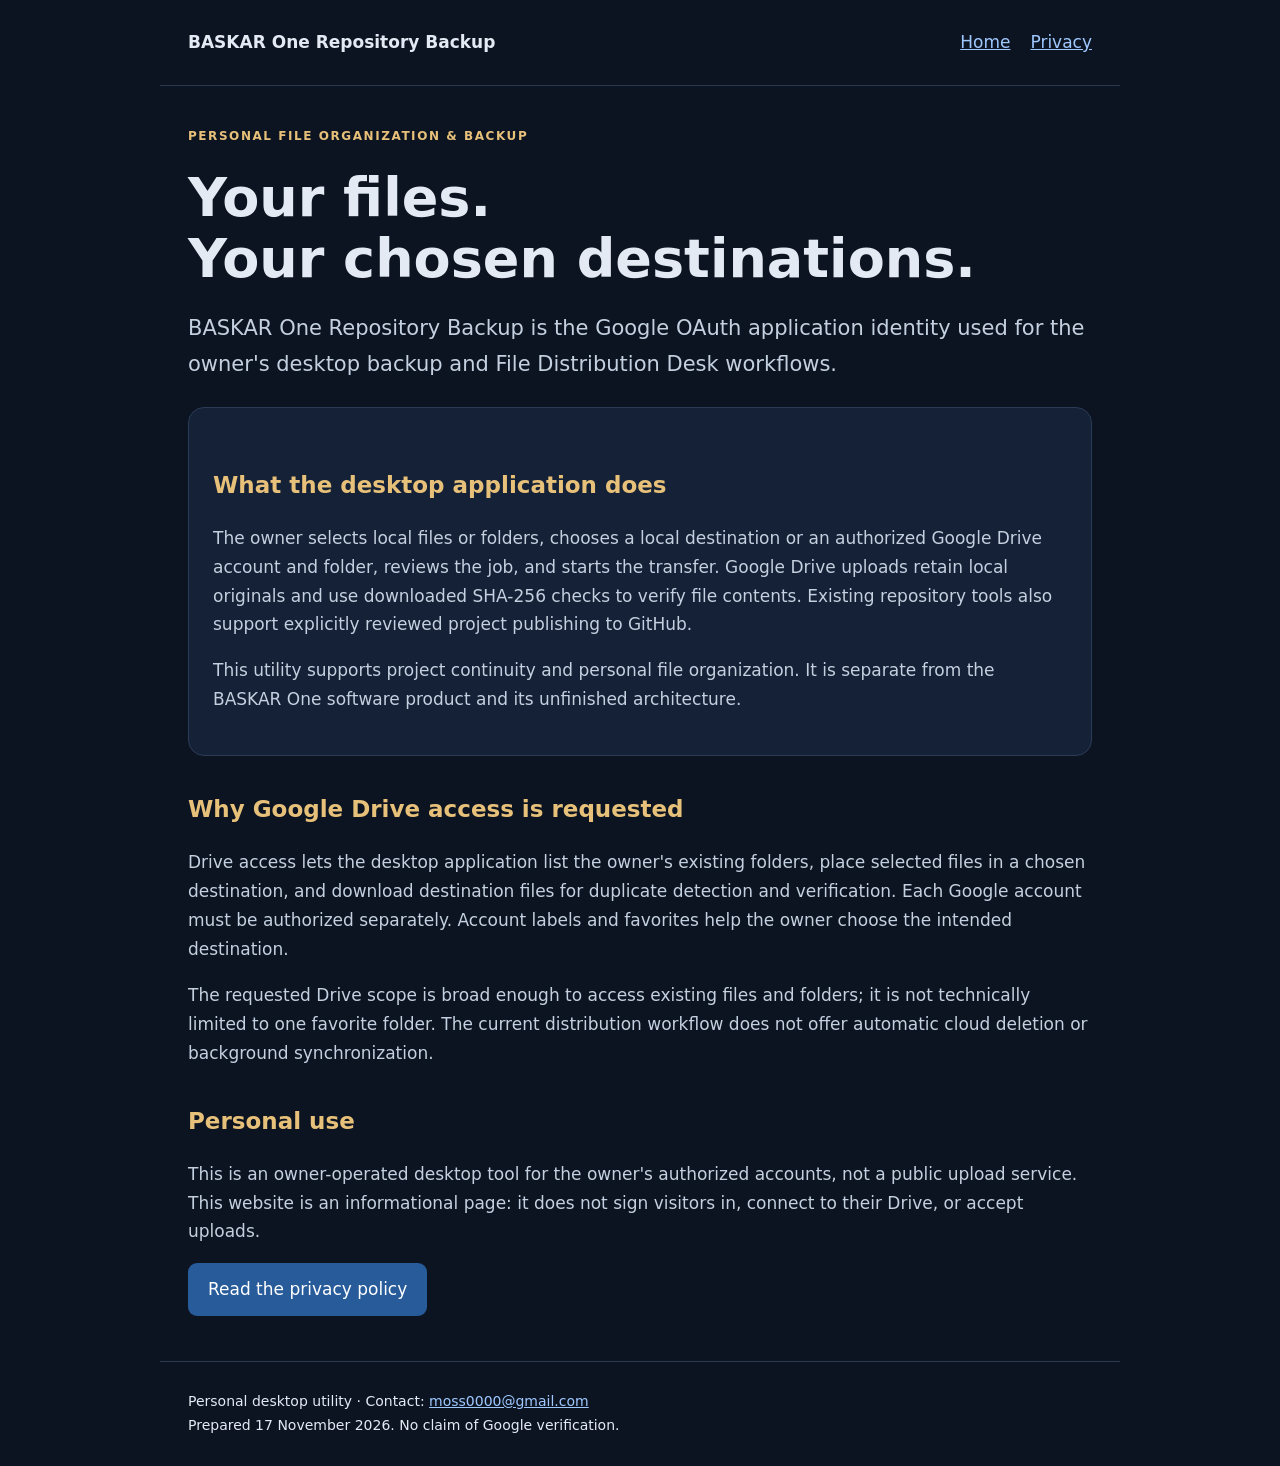
<file: index.html>
<!doctype html>
<html lang="en"><head><meta charset="utf-8"><meta name="viewport" content="width=device-width,initial-scale=1"><title>BASKAR One Repository Backup — App information</title><link rel="stylesheet" href="style.css"></head><body><header><strong>BASKAR One Repository Backup</strong><nav><a href="index.html">Home</a><a href="privacy.html">Privacy</a></nav></header><main><p class="eyebrow">PERSONAL FILE ORGANIZATION &amp; BACKUP</p><h1>Your files.<br>Your chosen destinations.</h1><p class="lead">BASKAR One Repository Backup is the Google OAuth application identity used for the owner's desktop backup and File Distribution Desk workflows.</p><div class="card"><h2>What the desktop application does</h2><p>The owner selects local files or folders, chooses a local destination or an authorized Google Drive account and folder, reviews the job, and starts the transfer. Google Drive uploads retain local originals and use downloaded SHA-256 checks to verify file contents. Existing repository tools also support explicitly reviewed project publishing to GitHub.</p><p>This utility supports project continuity and personal file organization. It is separate from the BASKAR One software product and its unfinished architecture.</p></div><h2>Why Google Drive access is requested</h2><p>Drive access lets the desktop application list the owner's existing folders, place selected files in a chosen destination, and download destination files for duplicate detection and verification. Each Google account must be authorized separately. Account labels and favorites help the owner choose the intended destination.</p><p>The requested Drive scope is broad enough to access existing files and folders; it is not technically limited to one favorite folder. The current distribution workflow does not offer automatic cloud deletion or background synchronization.</p><h2>Personal use</h2><p>This is an owner-operated desktop tool for the owner's authorized accounts, not a public upload service. This website is an informational page: it does not sign visitors in, connect to their Drive, or accept uploads.</p><p><a class="button" href="privacy.html">Read the privacy policy</a></p></main><footer>Personal desktop utility · Contact: <a href="mailto:moss0000@gmail.com">moss0000@gmail.com</a><br>Prepared 17 November 2026. No claim of Google verification.</footer></body></html>
</file>
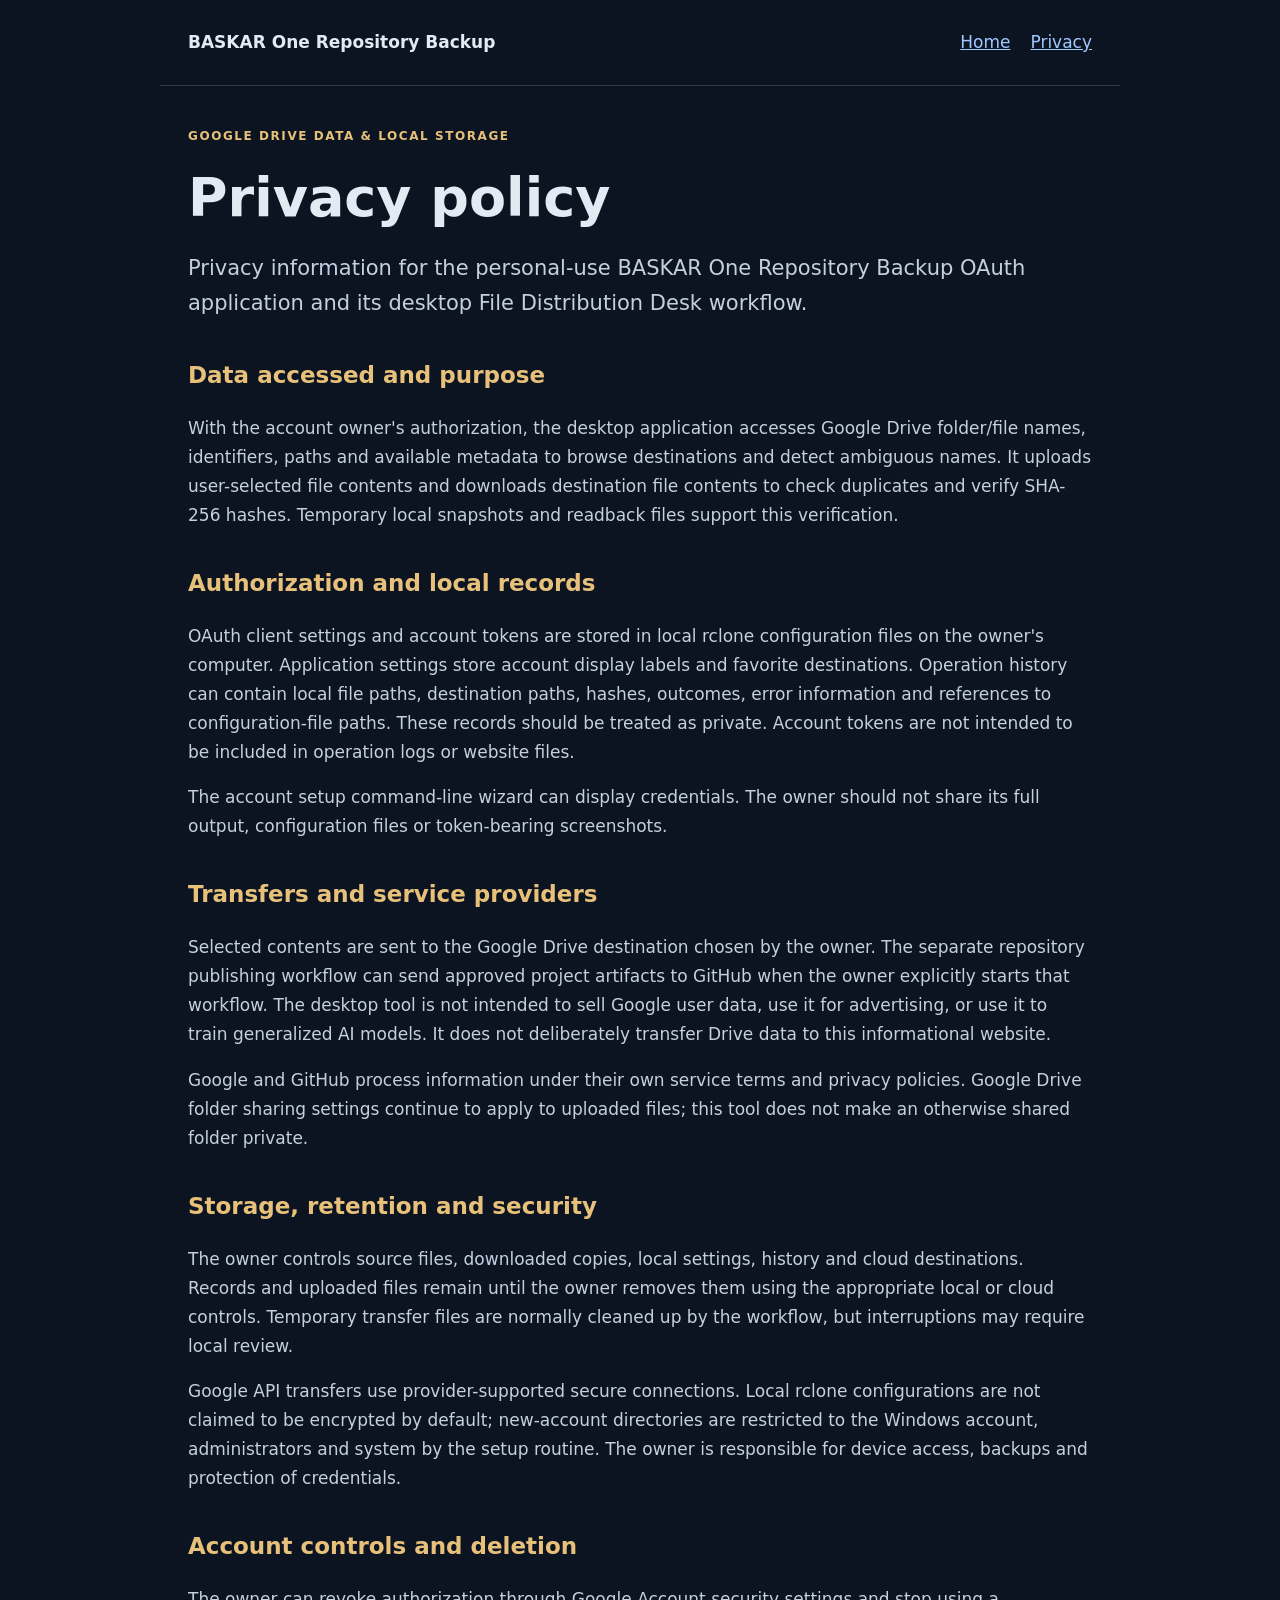
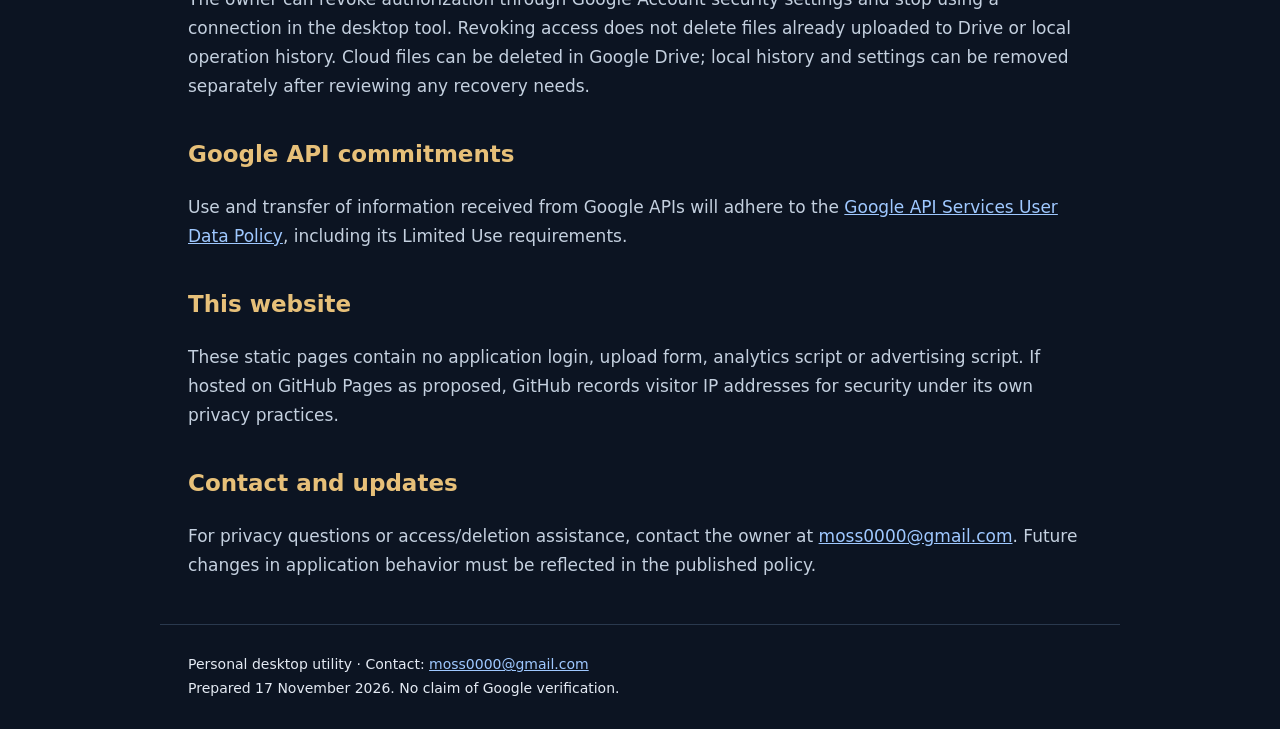
<file: privacy.html>
<!doctype html>
<html lang="en"><head><meta charset="utf-8"><meta name="viewport" content="width=device-width,initial-scale=1"><title>Privacy policy — BASKAR One Repository Backup</title><link rel="stylesheet" href="style.css"></head><body><header><strong>BASKAR One Repository Backup</strong><nav><a href="index.html">Home</a><a href="privacy.html">Privacy</a></nav></header><main><p class="eyebrow">GOOGLE DRIVE DATA &amp; LOCAL STORAGE</p><h1>Privacy policy</h1><p class="lead">Privacy information for the personal-use BASKAR One Repository Backup OAuth application and its desktop File Distribution Desk workflow.</p><h2>Data accessed and purpose</h2><p>With the account owner's authorization, the desktop application accesses Google Drive folder/file names, identifiers, paths and available metadata to browse destinations and detect ambiguous names. It uploads user-selected file contents and downloads destination file contents to check duplicates and verify SHA-256 hashes. Temporary local snapshots and readback files support this verification.</p><h2>Authorization and local records</h2><p>OAuth client settings and account tokens are stored in local rclone configuration files on the owner's computer. Application settings store account display labels and favorite destinations. Operation history can contain local file paths, destination paths, hashes, outcomes, error information and references to configuration-file paths. These records should be treated as private. Account tokens are not intended to be included in operation logs or website files.</p><p>The account setup command-line wizard can display credentials. The owner should not share its full output, configuration files or token-bearing screenshots.</p><h2>Transfers and service providers</h2><p>Selected contents are sent to the Google Drive destination chosen by the owner. The separate repository publishing workflow can send approved project artifacts to GitHub when the owner explicitly starts that workflow. The desktop tool is not intended to sell Google user data, use it for advertising, or use it to train generalized AI models. It does not deliberately transfer Drive data to this informational website.</p><p>Google and GitHub process information under their own service terms and privacy policies. Google Drive folder sharing settings continue to apply to uploaded files; this tool does not make an otherwise shared folder private.</p><h2>Storage, retention and security</h2><p>The owner controls source files, downloaded copies, local settings, history and cloud destinations. Records and uploaded files remain until the owner removes them using the appropriate local or cloud controls. Temporary transfer files are normally cleaned up by the workflow, but interruptions may require local review.</p><p>Google API transfers use provider-supported secure connections. Local rclone configurations are not claimed to be encrypted by default; new-account directories are restricted to the Windows account, administrators and system by the setup routine. The owner is responsible for device access, backups and protection of credentials.</p><h2>Account controls and deletion</h2><p>The owner can revoke authorization through Google Account security settings and stop using a connection in the desktop tool. Revoking access does not delete files already uploaded to Drive or local operation history. Cloud files can be deleted in Google Drive; local history and settings can be removed separately after reviewing any recovery needs.</p><h2>Google API commitments</h2><p>Use and transfer of information received from Google APIs will adhere to the <a href="https://developers.google.com/terms/api-services-user-data-policy">Google API Services User Data Policy</a>, including its Limited Use requirements.</p><h2>This website</h2><p>These static pages contain no application login, upload form, analytics script or advertising script. If hosted on GitHub Pages as proposed, GitHub records visitor IP addresses for security under its own privacy practices.</p><h2>Contact and updates</h2><p>For privacy questions or access/deletion assistance, contact the owner at <a href="mailto:moss0000@gmail.com">moss0000@gmail.com</a>. Future changes in application behavior must be reflected in the published policy.</p></main><footer>Personal desktop utility · Contact: <a href="mailto:moss0000@gmail.com">moss0000@gmail.com</a><br>Prepared 17 November 2026. No claim of Google verification.</footer></body></html>
</file>
<file: style.css>
*{box-sizing:border-box}body{margin:0;background:#0c1422;color:#e4eaf3;font:17px/1.7 system-ui,sans-serif}header,main,footer{max-width:960px;margin:auto;padding:28px}header{display:flex;justify-content:space-between;gap:20px;border-bottom:1px solid #2a394e}a{color:#9fc8ff}nav a{margin-left:20px}.eyebrow{color:#e7c079;letter-spacing:.13em;font-size:12px;font-weight:700}h1{font-size:clamp(32px,6vw,54px);line-height:1.12;margin:22px 0}h2{color:#e7c079;font-size:23px;margin-top:34px}p,li{color:#c4d0df}.lead{font-size:21px}.card{background:#142136;border:1px solid #2a3c55;padding:24px;border-radius:16px;margin:24px 0}.badge{color:#edca89;border:1px solid #675333;padding:4px 9px;border-radius:8px;font-size:12px}.button{display:inline-block;background:#275b9a;color:white;padding:12px 20px;border-radius:9px;text-decoration:none}footer{border-top:1px solid #2a394e;font-size:14px}@media(max-width:600px){header{display:block}nav a{margin:0 20px 0 0}header,main,footer{padding:22px}}
</file>
